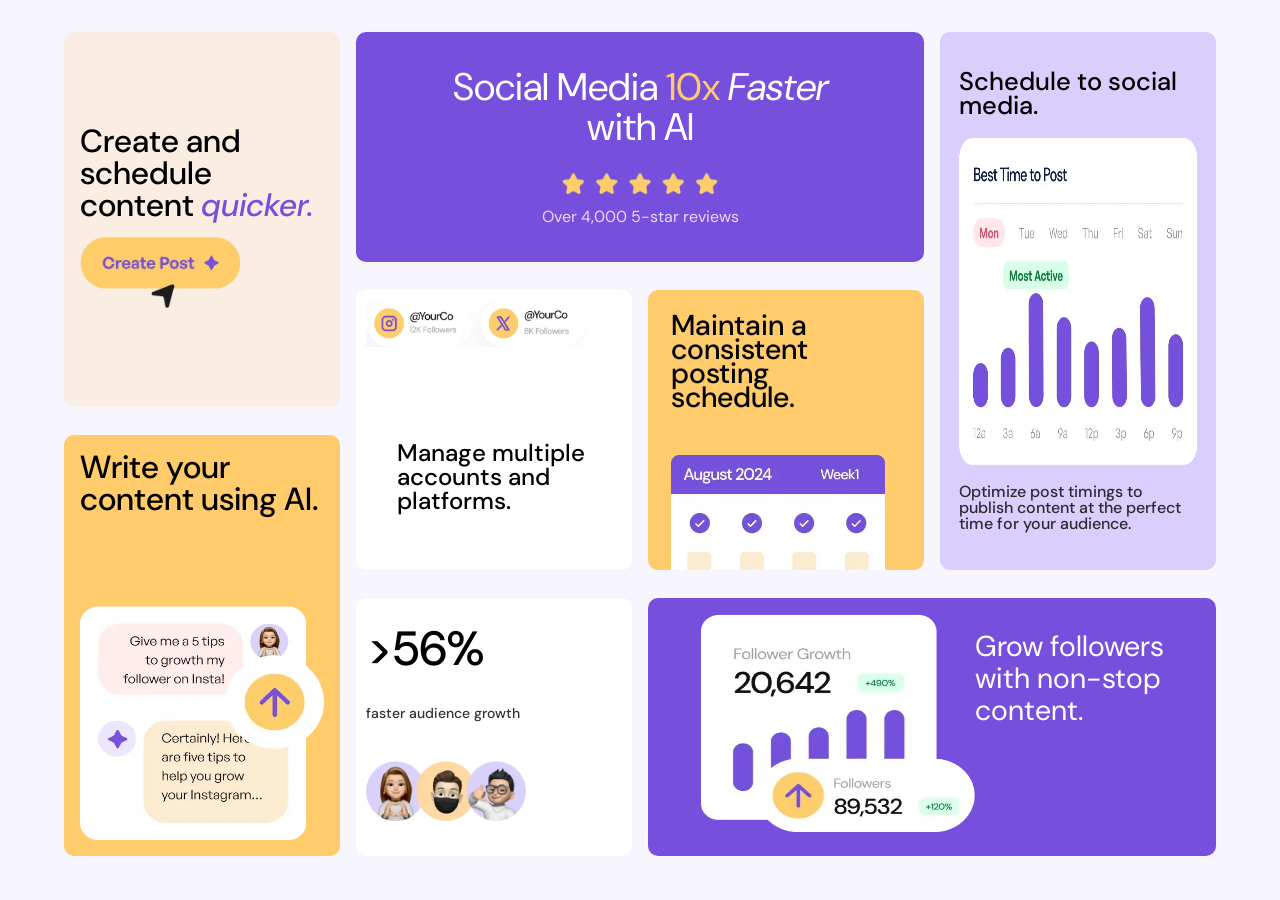
<file: index.html>
<!DOCTYPE html>
<html lang="en">
<head>
  <meta charset="UTF-8">
  <meta name="viewport" content="width=device-width, initial-scale=1.0">
  <title>Bento-Grid</title>
  <link rel="stylesheet" href="style.css">
  <link rel="shortcut icon" href="./favicon-32x32.png" type="image/x-icon">
  <link rel="preconnect" href="https://fonts.googleapis.com">
  <link rel="preconnect" href="https://fonts.gstatic.com" crossorigin>
  <link href="https://fonts.googleapis.com/css2?family=DM+Sans:ital,opsz,wght@0,9..40,100..1000;1,9..40,100..1000&family=Inter:ital,opsz,wght@0,14..32,100..900;1,14..32,100..900&display=swap" rel="stylesheet">
</head>
<body>
  
  <div class="homepage">
    <div class="social-media">
      <p id="social-media">Social Media <span id="colored" >10x</span> <i>Faster</i> with AI</p>
      <img src="./illustration-five-stars.webp" alt="stars">
      <p id="review">Over 4,000 5-star reviews</p>
    </div>

    <div class="platform">
      <img src="./illustration-multiple-platforms.webp" alt="illustration-multiple-platforms">
      <p>Manage multiple accounts and platforms.</p>
    </div>

    <div class="schedule">
      <p>Maintain a consistent posting schedule.</p>
      <img src="./illustration-consistent-schedule.webp" alt="illustration-consistent-schedule">
    </div>

    <div class="posting">
      <p>Schedule to social media.</p>
      <img src="./illustration-schedule-posts.webp" alt="illustration-schedule-posts">
      <p style="font-size: 1rem;opacity: 0.8;" id="posting-p">Optimize post timings to publish content at the perfect time for your audience.</p>
    </div>

    <div class="grow_followers">
      <img src="./illustration-grow-followers.webp" alt="illustration-grow-followers">
      <p>Grow followers <br> with non-stop <br> content.</p>
    </div>

    <div class="audience-growth">
      <p>&gt;56%</p>
      <p style="font-size: 0.875rem;opacity: 0.8;">faster audience growth</p>
      <img src="./illustration-audience-growth.webp" alt="illustration-audience-growth">
    </div>

    <div class="create-post">
      <p>Create and schedule content <span id="wrd-spc">quicker.</span></p>
      <img src="./illustration-create-post.webp" alt="illustration-create-post">
    </div>

    <div class="AI">
      <p>Write your content using AI.</p>
      <img src="./illustration-ai-content.webp" alt="illustration-ai-content">
    </div>
  </div>
</body>
</html>
</file>
<file: style.css>
:root {
--Purple-100: hsl(254, 88%, 90%);
--Purple-500: hsl(256, 67%, 59%);
--Yellow-100: hsl(31, 66%, 93%);
--Yellow-500: hsl(39, 100%, 71%);
--White: hsl(0, 0%, 100%);
}
* {
  margin: 0;
  padding:  0;
  box-sizing: border-box;
  font-family: DM Sans;
}
body {
  background-color: hsla(254, 88%, 90%,0.2);
}
.homepage {
  margin: auto;
  display: flex;
  flex-direction: column;
  justify-content: space-between;
  row-gap: 1.75rem;
  width: 90%;
  padding: 2rem 0;
}
p{
  font-weight: 500;
  font-size: 18px;
}
.social-media {
  color: var(--White);
  background-color: var(--Purple-500);
  display: flex;
  flex-direction: column;
  justify-content: center;
  text-align: center;
  border-radius: 0.625rem;
  padding: 2.2rem 0;
}
#colored {
  color: var(--Yellow-500);
}
#social-media {
  font-size: 2.2rem;
  line-height: 2rem;
  font-weight: 400;
  width: 70%;
  margin: auto;
}
.social-media img {
  margin: 0 auto;
  padding: 1.5em 0 0.5rem 0;
}
#review {
  opacity: 0.8;
  font-weight: 400;
  font-size: 16px;
}
img {
  width: 10rem;
}

.social-media,
.platform,
.schedule,
.posting,
.grow_followers,
.audience-growth,
.create-post,
.AI {
  border-radius: 0.625rem;
}

.schedule,
.posting,
.grow_followers,
.audience-growth,
.create-post,
.AI {
  display: flex;
  flex-direction: column;
  line-height: 1.2rem;
  justify-content: space-between;
}

.platform {
  background-color: var(--White);
  display: grid;
  grid-template-rows: 1fr 1fr;
  height: 7.5rem;
  line-height: 1.2rem;
}
.platform p {
  width: 90%;
  margin: auto;
}
.platform img {
  width: 15rem;
  padding: 0.62rem;
}
.schedule {
  background-color: var(--Yellow-500);
  padding: 0.625rem 0 0 0.625rem;
  row-gap: 0.7rem;
}
.schedule p {
  width: 80%;
}
.posting {
  background-color: var(--Purple-100);
  padding: 0.625rem 0.625rem 0 0.625rem;
  text-align: center;
}
.posting p {
  padding: 1.2rem 0;
}
.posting img {
  width: 95%;
  margin: auto;
}
.grow_followers {
  background-color: var(--Purple-500);
  color: var(--White);
  padding: 1rem 0.625rem 0 0.625rem;
  row-gap: 1rem;
  text-align: center;
}
.grow_followers img {
  width: 70%;
  margin: auto;
}
.grow_followers p {
  padding: 1rem 0;
  font-size: 1.5rem;
  line-height: 1.2rem;
}
.audience-growth {
  background-color: var(--White);
  padding: 1rem 0.625rem 1rem 0.625rem;
  row-gap: 0.8rem;
}
.audience-growth p {
  font-size: 1.8rem;
  font-weight: 500;
}
.create-post {
  background-color: var(--Yellow-100);
  padding: 1rem;
  row-gap: 1rem;
}

.create-post p,
.AI p {
  font-size: 1.4rem;
}
#wrd-spc {
  font-style: italic;
  color: var(--Purple-500);
}
.AI {
  background-color: var(--Yellow-500);
  padding: 1rem;
  row-gap: 1rem;
}

@media(min-width: 64rem) {
  .homepage {
    display: grid;
    column-gap: 1rem;
    grid-template-columns: repeat(4,1fr);
    grid-template-areas:
    "create-post social-media social-media posting "
    "create-post social-media social-media posting"
    "create-post platform schedule posting"
    "AI platform schedule posting"
    "AI audience-growth grow-followers grow-followers"
    ;
  }
  .social-media {
    grid-area: social-media;
  }
  #social-media {
    font-size: 2.4rem;
    line-height: 2.5rem;
  }
  .platform {
    grid-area: platform;
    height:100%;
    grid-template-rows: 0.5fr 1fr;
  }
  .platform p {
    width: 70%;
    font-size: 1.5rem;
    line-height: 1.5rem;
  }
  .schedule {
    grid-area: schedule;
    overflow: hidden;
    row-gap: 0;
    justify-content: center;
  }
  .schedule p {
    font-size: 1.8rem;
    line-height: 1.5rem;
    font-weight: 500;
    padding: 0.8rem 0.8rem 0 0.8rem;
  }
  .schedule img {
    padding: 0 0.8rem;
    position: relative;
    top: 2.9rem;
    width: 90%;
  }
  .posting {
    grid-area: posting;
    padding: 1.2rem;
  }
  .posting p {
    font-size: 1.6rem;
    text-align: left;
    line-height: 1.5rem;
    font-weight: 500;
  }
  .posting img {
    margin:0;
    height: 90%;
    width: 100%;
  }
  #posting-p {
    line-height: 1rem;
  }
  .grow_followers {
    grid-area: grow-followers;
    flex-direction: row;
    justify-content: center;
  }
  .grow_followers img{
    margin: 0;
    width: 50%;
    height: 90%;
  }
  .grow_followers p {
    font-size: 1.8rem;
    line-height: 2rem;
    font-weight: 400;
    text-align: left;
  }
  .audience-growth {
    grid-area: audience-growth;
    justify-content: space-evenly;
  }
  .audience-growth p {
    font-size: 3rem;
    line-height: 2rem;
    font-weight: 500;
  }
  .create-post {
    grid-area: create-post;
    justify-content: center;
  }
  .create-post p,
  .AI p {
    font-size: 2rem;
    line-height: 2rem;
    font-weight: 500;
  }
  .AI {
    grid-area: AI;
  }
  .AI img {
    width: 100%;
    height: 60%;
  }
}
</file>
